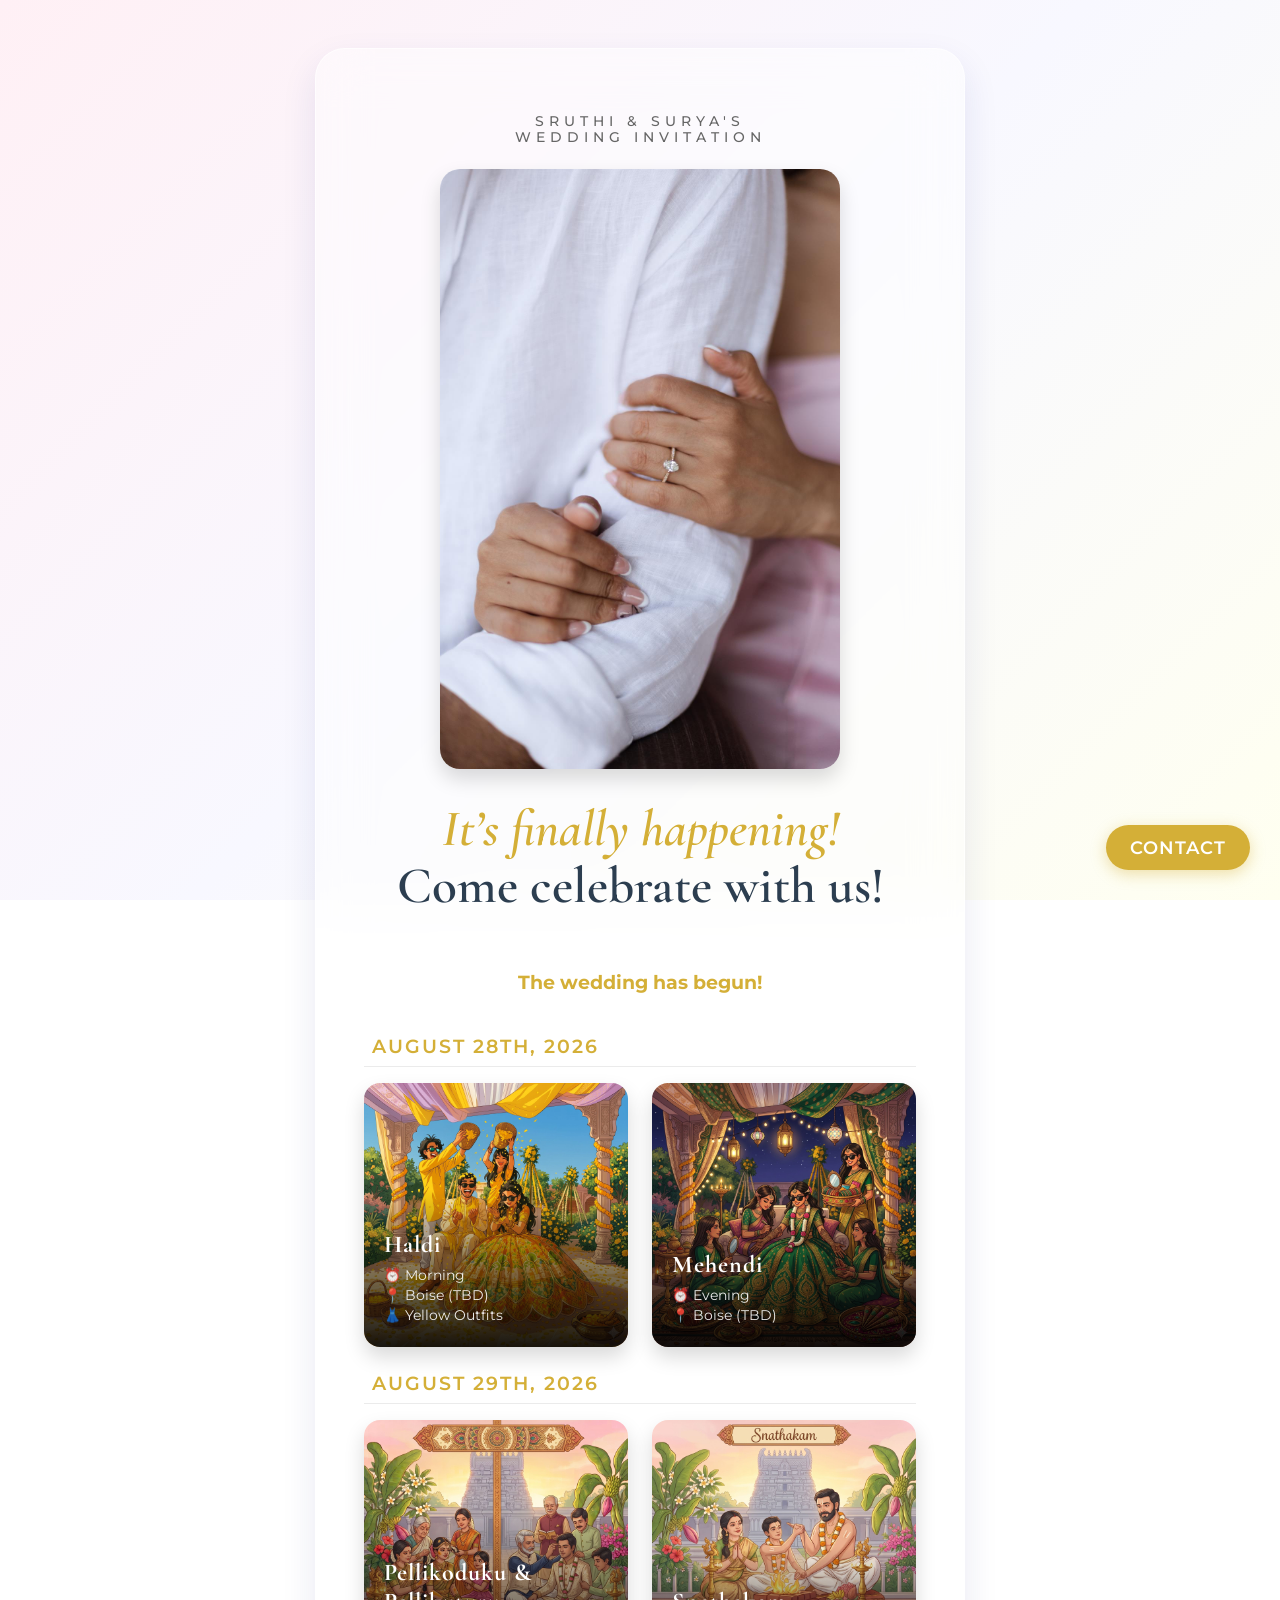
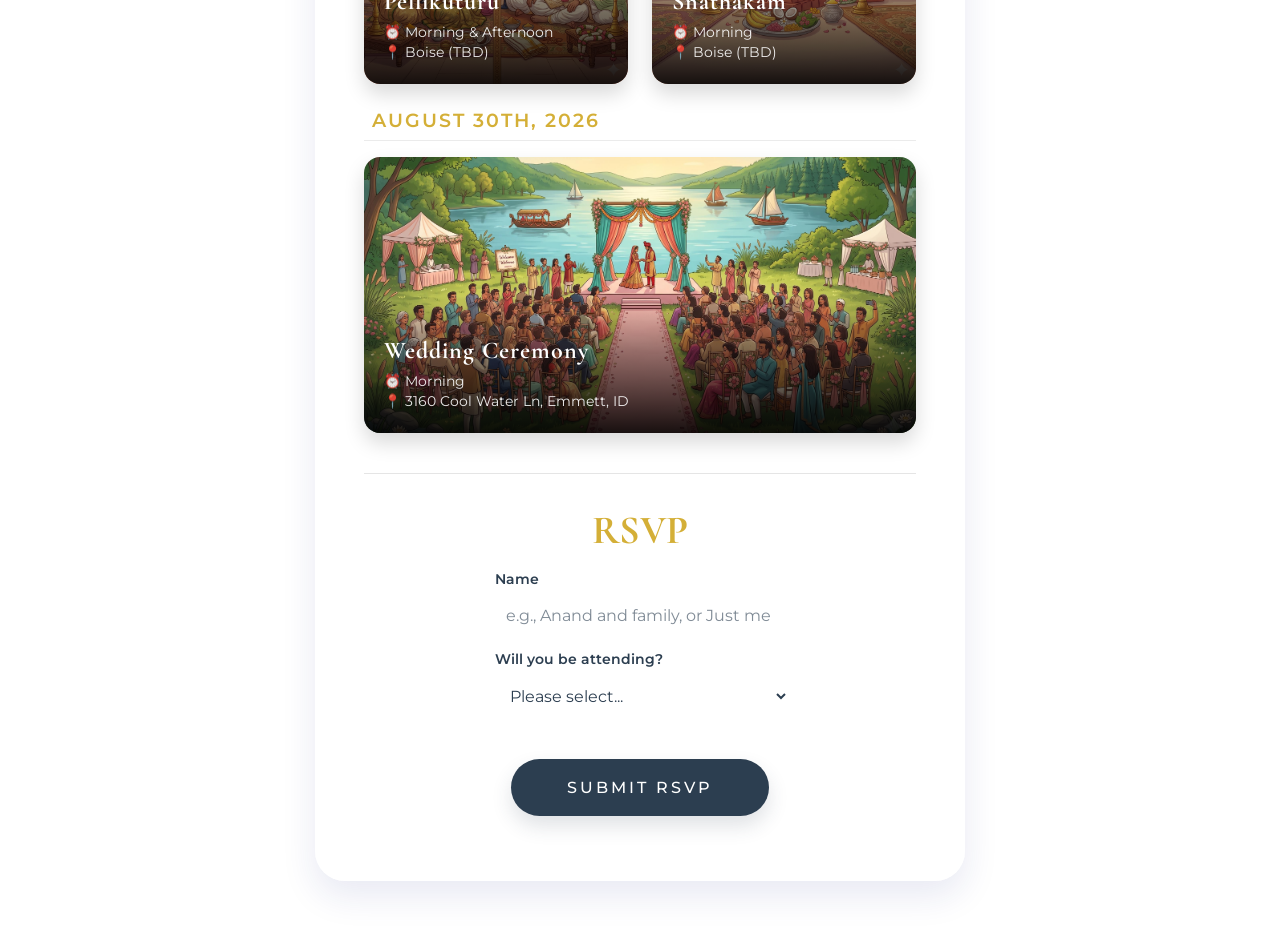
<file: index.html>
<!DOCTYPE html>
<html lang="en">

<head>
    <meta charset="UTF-8">
    <meta name="viewport" content="width=device-width, initial-scale=1.0">
    <title>Sruthi & Surya's Wedding Invitation</title>
    <!-- Typography -->
    <link rel="preconnect" href="https://fonts.googleapis.com">
    <link rel="preconnect" href="https://fonts.gstatic.com" crossorigin>
    <link
        href="https://fonts.googleapis.com/css2?family=Cormorant+Garamond:ital,wght@0,400;0,600;1,400&family=Montserrat:wght@300;400;500&display=swap"
        rel="stylesheet">
    <link rel="stylesheet" href="styles.css">
    <style>
        /* Additional form styles for the RSVP section */
        .rsvp-section {
            margin-top: 2rem;
            padding-top: 2rem;
            border-top: 1px solid rgba(0, 0, 0, 0.1);
        }

        .rsvp-title {
            font-family: var(--font-heading);
            font-size: 2.5rem;
            color: var(--primary-color);
            margin-bottom: 1rem;
        }

        .rsvp-form {
            display: flex;
            flex-direction: column;
            gap: 15px;
            text-align: left;
            align-items: center;
        }

        .form-group {
            display: flex;
            flex-direction: column;
            gap: 12px;
            width: 100%;
            max-width: 300px;
            margin-bottom: 1.5rem;
        }

        .glass-input {
            width: 100%;
            padding: 12px 15px;
            font-size: 1rem;
            font-family: var(--font-body);
            color: var(--text-dark);
            background: rgba(255, 255, 255, 0.6);
            border: 1px solid rgba(255, 255, 255, 0.8);
            border-radius: 10px;
            outline: none;
            transition: all 0.3s ease;
        }

        .glass-input:focus {
            background: rgba(255, 255, 255, 0.9);
            border-color: var(--primary-color);
            box-shadow: 0 0 10px rgba(212, 175, 55, 0.2);
        }

        .glass-input::placeholder {
            color: rgba(44, 62, 80, 0.6);
        }
    </style>
</head>

<body>
    <div class="glass-container">
        <div class="invitation-content">
            <p class="subtitle">Sruthi & Surya's<br>Wedding Invitation</p>

            <div
                style="width: 100%; max-width: 400px; margin: 0 auto 2rem; border-radius: 20px; overflow: hidden; box-shadow: 0 10px 20px rgba(0,0,0,0.15);">
                <img src="mainhero.jpg" alt="Sruthi & Surya Engagement"
                    style="width: 100%; height: auto; display: block; object-fit: cover;">
            </div>

            <h1 class="title"><span>It’s finally happening!</span><br>Come celebrate with us!</h1>



            <!-- Countdown Timer -->
            <div class="countdown-container" id="countdown-timer">
                <div class="countdown-box">
                    <span class="countdown-number" id="cd-days">00</span>
                    <span class="countdown-label">Days</span>
                </div>
                <div class="countdown-box">
                    <span class="countdown-number" id="cd-hours">00</span>
                    <span class="countdown-label">Hours</span>
                </div>
                <div class="countdown-box">
                    <span class="countdown-number" id="cd-minutes">00</span>
                    <span class="countdown-label">Minutes</span>
                </div>
                <div class="countdown-box">
                    <span class="countdown-number" id="cd-seconds">00</span>
                    <span class="countdown-label">Seconds</span>
                </div>
            </div>

            <div class="schedule-container">
                <!-- Day 1: Aug 28th -->
                <div class="event-day-card"
                    style="background: transparent; border: none; box-shadow: none; padding: 0;">
                    <div class="day-title" style="margin-bottom: 0.5rem; text-align: left; padding-left: 0.5rem;">August
                        28th, 2026</div>
                    <div class="events-grid">
                        <div class="event-image-card">
                            <img src="haldi.png" alt="Haldi Ceremony">
                            <div class="event-image-overlay">
                                <div class="event-image-title">Haldi</div>
                                <div class="event-image-detail">⏰ Morning</div>
                                <div class="event-image-detail">📍 Boise (TBD)</div>
                                <div class="event-image-detail">👗 Yellow Outfits</div>
                            </div>
                        </div>

                        <div class="event-image-card">
                            <img src="mehendi.png" alt="Mehendi Ceremony">
                            <div class="event-image-overlay">
                                <div class="event-image-title">Mehendi</div>
                                <div class="event-image-detail">⏰ Evening</div>
                                <div class="event-image-detail">📍 Boise (TBD)</div>
                            </div>
                        </div>
                    </div>
                </div>

                <!-- Day 2: Aug 29th -->
                <div class="event-day-card"
                    style="background: transparent; border: none; box-shadow: none; padding: 0;">
                    <div class="day-title" style="margin-bottom: 0.5rem; text-align: left; padding-left: 0.5rem;">August
                        29th, 2026</div>
                    <div class="events-grid">
                        <div class="event-image-card">
                            <img src="ppreadyfunction.jpeg" alt="Pellikoduku & Pellikuturu Ceremonies">
                            <div class="event-image-overlay">
                                <div class="event-image-title">Pellikoduku & Pellikuturu</div>
                                <div class="event-image-detail">⏰ Morning & Afternoon</div>
                                <div class="event-image-detail">📍 Boise (TBD)</div>
                            </div>
                        </div>

                        <div class="event-image-card">
                            <img src="snathakam.jpeg" alt="Snathakam Ceremony">
                            <div class="event-image-overlay">
                                <div class="event-image-title">Snathakam</div>
                                <div class="event-image-detail">⏰ Morning</div>
                                <div class="event-image-detail">📍 Boise (TBD)</div>
                            </div>
                        </div>
                    </div>
                </div>

                <!-- Day 3: Aug 30th -->
                <div class="event-day-card"
                    style="background: transparent; border: none; box-shadow: none; padding: 0;">
                    <div class="day-title" style="margin-bottom: 0.5rem; text-align: left; padding-left: 0.5rem;">August
                        30th, 2026</div>
                    <div class="events-grid">
                        <div class="event-image-card full-width-card">
                            <img src="marriage.jpeg" alt="Wedding Ceremony">
                            <div class="event-image-overlay">
                                <div class="event-image-title">Wedding Ceremony</div>
                                <div class="event-image-detail">⏰ Morning</div>
                                <div class="event-image-detail">📍 3160 Cool Water Ln, Emmett, ID</div>
                            </div>
                        </div>
                    </div>
                </div>
            </div>

            <div class="rsvp-section">
                <h2 class="rsvp-title">RSVP</h2>

                <form class="rsvp-form" action="https://formspree.io/f/mzblzqdb" method="POST" id="rsvpForm"
                    onsubmit="return validateRSVP(event)">
                    <!-- Redirect post-submit -->
                    <input type="hidden" name="_next"
                        value="https://darshangummadi.github.io/sruthisuryaevite/thank-you.html">

                    <div class="form-group">
                        <div style="text-align: left; width: 100%;">
                            <label for="name"
                                style="font-size: 0.9rem; color: var(--text-dark); font-weight: 600; margin-bottom: 5px; display: block; margin-left: 5px;">Name</label>
                            <input type="text" id="name" name="name" placeholder="e.g., Anand and family, or Just me"
                                class="glass-input" required>
                        </div>

                        <div style="text-align: left; width: 100%;">
                            <label for="attending"
                                style="font-size: 0.9rem; color: var(--text-dark); font-weight: 600; margin-bottom: 5px; display: block; margin-left: 5px;">Will
                                you be attending?</label>
                            <select id="attending" name="attending" class="glass-input" required
                                onchange="toggleMembers()">
                                <option value="" disabled selected>Please select...</option>
                                <option value="Yes">Yes, we wouldn't miss it!</option>
                                <option value="No">No, unfortunately we can't make it.</option>
                            </select>
                        </div>

                        <!-- Hidden by default -->
                        <div id="members-section"
                            style="display: none; text-align: left; width: 100%; margin-top: 15px; flex-direction: column; gap: 15px;">

                            <div>
                                <label for="attend_aug28"
                                    style="font-size: 0.9rem; color: var(--text-dark); font-weight: 600; margin-bottom: 5px; display: block; margin-left: 5px;">Attending
                                    August 28th Events?</label>
                                <select id="attend_aug28" name="attend_aug28" class="glass-input extra-required">
                                    <option value="" disabled selected>Please select...</option>
                                    <option value="Yes">Yes</option>
                                    <option value="No">No</option>
                                </select>
                            </div>

                            <div>
                                <label for="attend_aug29"
                                    style="font-size: 0.9rem; color: var(--text-dark); font-weight: 600; margin-bottom: 5px; display: block; margin-left: 5px;">Attending
                                    August 29th Events?</label>
                                <select id="attend_aug29" name="attend_aug29" class="glass-input extra-required">
                                    <option value="" disabled selected>Please select...</option>
                                    <option value="Yes">Yes</option>
                                    <option value="No">No</option>
                                </select>
                            </div>

                            <div>
                                <label for="attend_aug30"
                                    style="font-size: 0.9rem; color: var(--text-dark); font-weight: 600; margin-bottom: 5px; display: block; margin-left: 5px;">Attending
                                    August 30th Wedding?</label>
                                <select id="attend_aug30" name="attend_aug30" class="glass-input extra-required">
                                    <option value="" disabled selected>Please select...</option>
                                    <option value="Yes">Yes</option>
                                    <option value="No">No</option>
                                </select>
                            </div>

                            <div>
                                <label for="members"
                                    style="font-size: 0.9rem; color: var(--text-dark); font-weight: 600; margin-bottom: 5px; display: block; margin-left: 5px;">How
                                    many members are attending?</label>
                                <select id="members" name="members" class="glass-input extra-required">
                                    <option value="" disabled selected>Please select a number...</option>
                                    <option value="1">1</option>
                                    <option value="2">2</option>
                                    <option value="3">3</option>
                                    <option value="4">4</option>
                                    <option value="5+">5+</option>
                                </select>
                            </div>
                        </div>
                    </div>

                    <button type="submit" class="rsvp-btn">Submit RSVP</button>
                </form>
            </div>
        </div>
    </div>



    <script>
        // Contact Modal Logic
        function toggleContactModal() {
            const modal = document.getElementById('contactModal');
            if (modal.style.display === 'flex') {
                modal.style.display = 'none';
            } else {
                modal.style.display = 'flex';
            }
        }

        // Countdown Logic
        const targetDate = new Date("August 30, 2026 10:49:00").getTime();

        const countdownInterval = setInterval(function () {
            const now = new Date().getTime();
            const distance = targetDate - now;

            if (distance < 0) {
                clearInterval(countdownInterval);
                document.getElementById("countdown-timer").innerHTML = "<div style='font-size: 1.2rem; font-weight: bold; color: var(--primary-color);'>The wedding has begun!</div>";
                return;
            }

            const days = Math.floor(distance / (1000 * 60 * 60 * 24));
            const hours = Math.floor((distance % (1000 * 60 * 60 * 24)) / (1000 * 60 * 60));
            const minutes = Math.floor((distance % (1000 * 60 * 60)) / (1000 * 60));
            const seconds = Math.floor((distance % (1000 * 60)) / 1000);

            document.getElementById("cd-days").innerText = days.toString().padStart(2, '0');
            document.getElementById("cd-hours").innerText = hours.toString().padStart(2, '0');
            document.getElementById("cd-minutes").innerText = minutes.toString().padStart(2, '0');
            document.getElementById("cd-seconds").innerText = seconds.toString().padStart(2, '0');
        }, 1000);

        // Ensure hidden state on load
        document.getElementById('members-section').style.display = 'none';

        function toggleMembers() {
            const attendingSelect = document.getElementById('attending');
            const membersSection = document.getElementById('members-section');
            const extraInputs = document.querySelectorAll('.extra-required');

            if (attendingSelect.value === 'Yes') {
                membersSection.style.display = 'flex';
                extraInputs.forEach(input => input.required = true);
            } else {
                membersSection.style.display = 'none';
                extraInputs.forEach(input => {
                    input.required = false;
                    input.value = ''; // Reset values when hidden
                });
            }
        }

        function validateRSVP(event) {
            const attendingSelect = document.getElementById('attending');

            if (attendingSelect.value === 'Yes') {
                const aug28 = document.getElementById('attend_aug28').value;
                const aug29 = document.getElementById('attend_aug29').value;
                const aug30 = document.getElementById('attend_aug30').value;

                if (aug28 === 'No' && aug29 === 'No' && aug30 === 'No') {
                    alert('HAHA stop being funny. please select "Yes" for at least one of the events!');
                    event.preventDefault();
                    return false;
                }
            }
            return true;
        }
    </script>

    <!-- Contact Floating Action Button -->
    <div class="contact-fab" onclick="toggleContactModal()">
        Contact
    </div>

    <!-- Contact Modal -->
    <div class="contact-modal-overlay" id="contactModal" onclick="toggleContactModal()">
        <div class="contact-modal-content" onclick="event.stopPropagation()">
            <button class="contact-modal-close" onclick="toggleContactModal()">×</button>
            <h3>Contact Info</h3>
            <p style="margin-bottom: 1.5rem; color: var(--text-dark);">For any questions, please feel free to reach out
                to us.</p>
            <div style="text-align: left;">
                <p style="margin: 0.5rem 0; font-size: 1.1rem;"><strong>Suryatej Datla:</strong> <br><a
                        href="tel:+17162471337" style="color: var(--primary-color); text-decoration: none;">+1
                        716-247-1337</a></p>
                <p style="margin: 0.5rem 0; font-size: 1.1rem; margin-top: 1rem;"><strong>Sruthi Pilladi:</strong>
                    <br><a href="tel:+17167481301" style="color: var(--primary-color); text-decoration: none;">+1
                        716-748-1301</a>
                </p>
                <p style="margin: 0.5rem 0; font-size: 1.1rem; margin-top: 1rem;"><strong>Home Address:</strong>
                    <br><span style="color: var(--text-dark);">2212 S Dorothy Ave, Boise, Idaho 83706</span>
                </p>
            </div>
        </div>
    </div>
</body>

</html>
</file>
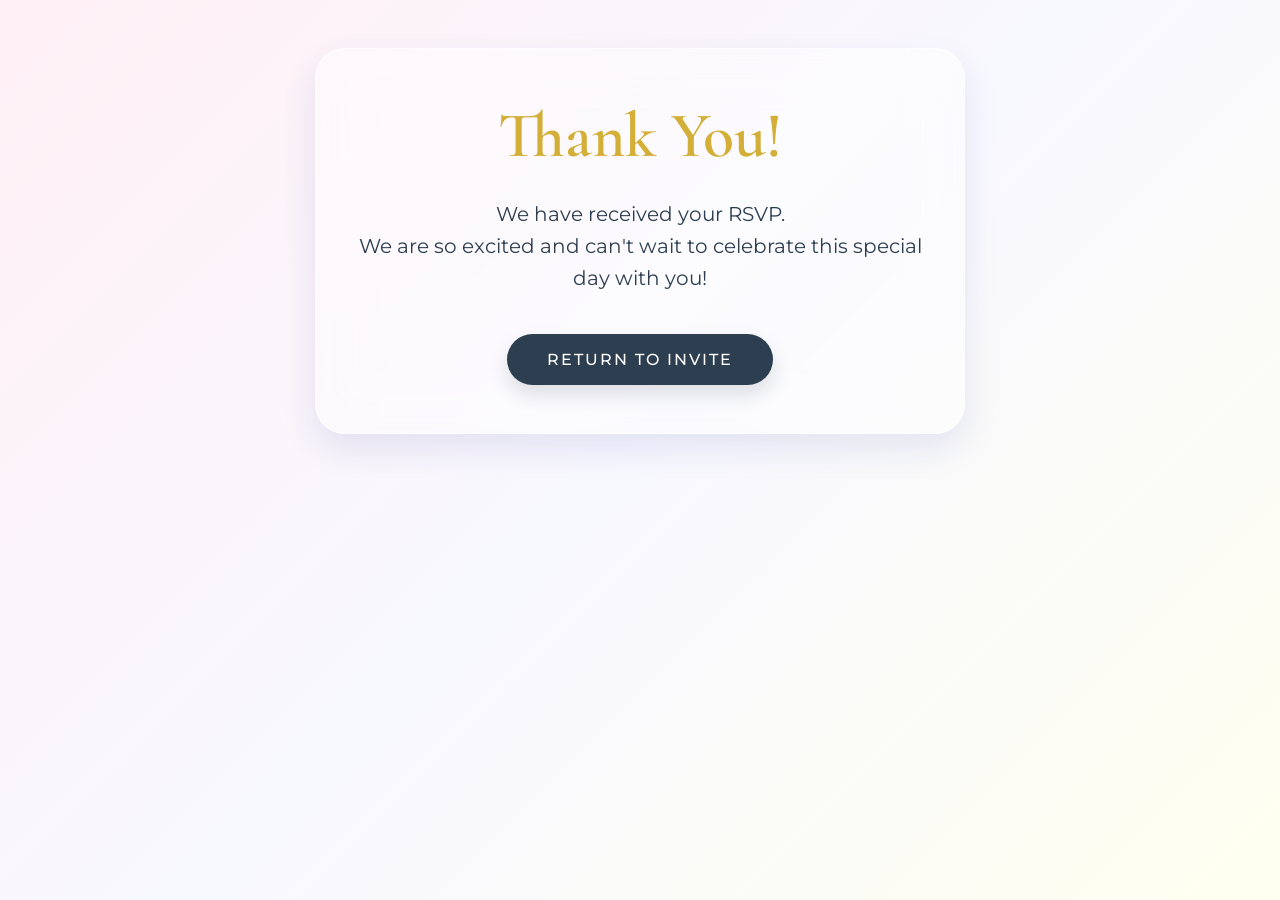
<file: thank-you.html>
<!DOCTYPE html>
<html lang="en">
<head>
    <meta charset="UTF-8">
    <meta name="viewport" content="width=device-width, initial-scale=1.0">
    <title>Thank You! - Sruthi & Surya's E-Invite</title>
    <!-- Typography -->
    <link rel="preconnect" href="https://fonts.googleapis.com">
    <link rel="preconnect" href="https://fonts.gstatic.com" crossorigin>
    <link href="https://fonts.googleapis.com/css2?family=Cormorant+Garamond:ital,wght@0,400;0,600;1,400&family=Montserrat:wght@300;400;500&display=swap" rel="stylesheet">
    <link rel="stylesheet" href="styles.css">
    <style>
        .thank-you-container {
            text-align: center;
            padding: 3rem 2rem;
        }
        .thank-you-title {
            font-family: var(--font-heading);
            font-size: 4rem;
            color: var(--primary-color);
            margin-bottom: 1.5rem;
            font-weight: 600;
        }
        .thank-you-message {
            font-size: 1.25rem;
            line-height: 1.6;
            color: var(--text-dark);
            margin-bottom: 2.5rem;
        }
        .back-btn {
            display: inline-block;
            background: var(--text-dark);
            color: var(--text-light);
            text-decoration: none;
            padding: 1rem 2.5rem;
            font-size: 1rem;
            border-radius: 50px;
            font-family: var(--font-body);
            font-weight: 500;
            text-transform: uppercase;
            letter-spacing: 2px;
            transition: all 0.4s cubic-bezier(0.16, 1, 0.3, 1);
            box-shadow: 0 10px 20px rgba(44, 62, 80, 0.15);
        }
        .back-btn:hover {
            background: var(--primary-color);
            transform: translateY(-4px);
            box-shadow: 0 15px 25px rgba(212, 175, 55, 0.25);
        }
    </style>
</head>
<body>
    <div class="glass-container thank-you-container">
        <h1 class="thank-you-title">Thank You!</h1>
        <p class="thank-you-message">
            We have received your RSVP.<br>
            We are so excited and can't wait to celebrate this special day with you!
        </p>
        <a href="index.html" class="back-btn">Return to Invite</a>
    </div>
    
    <!-- Background dynamic elements -->
    <div class="background-elements">
        <div class="blob blob-1"></div>
        <div class="blob blob-2"></div>
        <div class="blob blob-3"></div>
    </div>
</body>
</html>
</file>
<file: styles.css>
:root {
    --primary-color: #d4af37;
    /* Elegant gold */
    --primary-hover: #c5a028;
    --text-dark: #2c3e50;
    --text-light: #ffffff;
    --bg-color: #f8f9fa;
    --font-heading: 'Cormorant Garamond', serif;
    --font-body: 'Montserrat', sans-serif;
}

* {
    margin: 0;
    padding: 0;
    box-sizing: border-box;
}

body {
    font-family: var(--font-body);
    background: linear-gradient(135deg, #fff0f5 0%, #f8f8ff 50%, #fffff0 100%);
    background-attachment: fixed;
    min-height: 100vh;
    padding: 3rem 0;
    overflow-x: hidden;
    overflow-y: auto;
    position: relative;
    color: var(--text-dark);
}



/* Glassmorphism main container */
.glass-container {
    background: rgba(255, 255, 255, 0.45);
    backdrop-filter: blur(25px);
    -webkit-backdrop-filter: blur(25px);
    border: 1px solid rgba(255, 255, 255, 0.6);
    border-radius: 30px;
    padding: 4rem 3rem;
    width: 90%;
    max-width: 650px;
    margin: 0 auto;
    z-index: 1;
    box-shadow: 0 15px 35px 0 rgba(31, 38, 135, 0.1);
    text-align: center;
    transform: translateY(30px);
    opacity: 0;
    animation: slideUp 1.2s cubic-bezier(0.16, 1, 0.3, 1) forwards;
}

@keyframes slideUp {
    to {
        transform: translateY(0);
        opacity: 1;
    }
}

.subtitle {
    text-transform: uppercase;
    letter-spacing: 5px;
    font-size: 0.85rem;
    color: #666;
    margin-bottom: 1.5rem;
    font-weight: 500;
}

.title {
    font-family: var(--font-heading);
    font-size: 3.2rem;
    font-weight: 600;
    color: var(--text-dark);
    margin-bottom: 3.5rem;
    line-height: 1.1;
}

.title span {
    color: var(--primary-color);
    font-style: italic;
    font-size: 3.2rem;
    display: inline-block;
    margin: 0 12px;
}

.details {
    display: flex;
    flex-direction: column;
    gap: 1.8rem;
    margin-bottom: 3.5rem;
    text-align: left;
    max-width: 350px;
    margin-left: auto;
    margin-right: auto;
}

.detail-item {
    display: flex;
    align-items: flex-start;
    gap: 18px;
    font-size: 1.05rem;
    color: #444;
    line-height: 1.5;
}

.detail-item .icon {
    font-size: 1.6rem;
    margin-top: -2px;
}

.detail-text strong {
    color: var(--text-dark);
    font-weight: 600;
}

/* Hover effect on button */
.rsvp-btn {
    background: var(--text-dark);
    color: var(--text-light);
    border: none;
    padding: 1.2rem 3.5rem;
    font-size: 1rem;
    border-radius: 50px;
    cursor: pointer;
    font-family: var(--font-body);
    font-weight: 500;
    text-transform: uppercase;
    letter-spacing: 3px;
    transition: all 0.4s cubic-bezier(0.16, 1, 0.3, 1);
    box-shadow: 0 10px 20px rgba(44, 62, 80, 0.15);
}

.rsvp-btn:hover {
    background: var(--primary-color);
    transform: translateY(-4px);
    box-shadow: 0 15px 25px rgba(212, 175, 55, 0.25);
}

.rsvp-btn:active {
    transform: translateY(-1px);
    box-shadow: 0 5px 15px rgba(212, 175, 55, 0.2);
}

/* Responsiveness */
@media (max-width: 600px) {
    .glass-container {
        padding: 3rem 1.5rem;
    }

    .title {
        font-size: 2.2rem;
    }

    .title span {
        font-size: 2.2rem;
    }

    .details {
        margin-bottom: 2.5rem;
    }
}

/* Multi-day schedule styles */
.schedule-container {
    display: flex;
    flex-direction: column;
    gap: 1.5rem;
    margin-bottom: 2.5rem;
}

.event-day-card {
    background: rgba(255, 255, 255, 0.45);
    border: 1px solid rgba(255, 255, 255, 0.7);
    border-radius: 16px;
    padding: 1.5rem;
    box-shadow: inset 0 0 10px rgba(255, 255, 255, 0.6), 0 4px 15px rgba(0, 0, 0, 0.05);
    text-align: left;
}

.day-title {
    color: var(--primary-color);
    font-size: 1.2rem;
    font-weight: 600;
    text-transform: uppercase;
    letter-spacing: 2px;
    margin-bottom: 1.2rem;
    border-bottom: 1px solid rgba(0, 0, 0, 0.08);
    padding-bottom: 0.5rem;
}

.event-item {
    display: flex;
    flex-direction: column;
    margin-bottom: 1rem;
    padding-bottom: 1rem;
    border-bottom: 1px dashed rgba(0, 0, 0, 0.1);
}

.event-item:last-child {
    margin-bottom: 0;
    padding-bottom: 0;
    border-bottom: none;
}

.event-name {
    font-size: 1.15rem;
    font-weight: 600;
    color: var(--text-dark);
    margin-bottom: 6px;
}

.event-details {
    display: flex;
    flex-wrap: wrap;
    gap: 10px;
    font-size: 0.9rem;
    color: #444;
}

.event-detail-pill {
    display: flex;
    align-items: center;
    gap: 5px;
    background: rgba(255, 255, 255, 0.5);
    padding: 4px 12px;
    border-radius: 20px;
    font-weight: 500;
    box-shadow: 0 2px 5px rgba(0,0,0,0.02);
}

/* Image Card Layout */
.events-grid {
    display: grid;
    grid-template-columns: 1fr 1fr;
    gap: 1.5rem;
    margin-top: 1rem;
}

@media (max-width: 600px) {
    .events-grid {
        grid-template-columns: 1fr;
    }
}

.event-image-card {
    position: relative;
    border-radius: 16px;
    overflow: hidden;
    aspect-ratio: 1 / 1;
    display: flex;
    flex-direction: column;
    justify-content: flex-end;
    text-align: left;
    box-shadow: 0 10px 20px rgba(0, 0, 0, 0.15);
}

.event-image-card img {
    position: absolute;
    top: 0;
    left: 0;
    width: 100%;
    height: 100%;
    object-fit: cover;
    z-index: 0;
}

.event-image-overlay {
    position: relative;
    z-index: 1;
    background: linear-gradient(to top, rgba(0, 0, 0, 0.9) 0%, rgba(0, 0, 0, 0.4) 60%, rgba(0, 0, 0, 0) 100%);
    padding: 2.5rem 1.25rem 1.25rem 1.25rem;
    color: white;
}

.event-image-title {
    font-size: 1.5rem;
    font-weight: 700;
    margin-bottom: 8px;
    font-family: var(--font-heading);
    letter-spacing: 1px;
}

.event-image-detail {
    font-size: 0.85rem;
    margin-bottom: 4px;
    display: flex;
    align-items: center;
    gap: 6px;
    opacity: 0.9;
}

.full-width-card {
    grid-column: 1 / -1;
    aspect-ratio: 2 / 1;
}

@media (max-width: 600px) {
    .full-width-card {
        aspect-ratio: 4 / 3;
    }
}

/* Countdown Timer Styles */
.countdown-container {
    display: flex;
    justify-content: center;
    gap: 15px;
    margin-bottom: 2.5rem;
}

.countdown-box {
    background: rgba(255, 255, 255, 0.6);
    border: 1px solid rgba(255, 255, 255, 0.8);
    border-radius: 12px;
    padding: 10px 15px;
    box-shadow: 0 4px 10px rgba(0, 0, 0, 0.05);
    display: flex;
    flex-direction: column;
    align-items: center;
    min-width: 65px;
}

.countdown-number {
    font-size: 1.8rem;
    font-weight: 700;
    font-family: var(--font-heading);
    color: var(--primary-color);
    line-height: 1.2;
}

.countdown-label {
    font-size: 0.75rem;
    font-weight: 600;
    text-transform: uppercase;
    letter-spacing: 1px;
    color: var(--text-dark);
    opacity: 0.8;
}

@media (max-width: 400px) {
    .countdown-container {
        gap: 8px;
    }
    .countdown-box {
        padding: 8px 10px;
        min-width: 55px;
    }
    .countdown-number {
        font-size: 1.4rem;
    }
    .countdown-label {
        font-size: 0.65rem;
    }
}

/* Contact FAB and Modal */
.contact-fab {
    position: fixed;
    bottom: 30px;
    right: 30px;
    padding: 12px 24px;
    background: var(--primary-color);
    color: white;
    border-radius: 30px;
    display: flex;
    justify-content: center;
    align-items: center;
    font-size: 1.1rem;
    font-weight: 600;
    text-transform: uppercase;
    letter-spacing: 1px;
    box-shadow: 0 4px 15px rgba(212, 175, 55, 0.4);
    cursor: pointer;
    z-index: 100;
    transition: transform 0.3s ease;
}

.contact-fab:hover {
    transform: scale(1.1);
}

.contact-modal-overlay {
    position: fixed;
    top: 0;
    left: 0;
    width: 100vw;
    height: 100vh;
    background: rgba(0, 0, 0, 0.5);
    backdrop-filter: blur(5px);
    -webkit-backdrop-filter: blur(5px);
    z-index: 1000;
    display: none;
    justify-content: center;
    align-items: center;
}

.contact-modal-content {
    background: rgba(255, 255, 255, 0.95);
    padding: 2.5rem;
    border-radius: 20px;
    max-width: 90%;
    width: 400px;
    position: relative;
    box-shadow: 0 20px 40px rgba(0,0,0,0.2);
    text-align: center;
}

.contact-modal-content h3 {
    margin-top: 0;
    color: var(--primary-color);
    font-family: var(--font-heading);
    font-size: 1.8rem;
    margin-bottom: 1rem;
}

.contact-modal-close {
    position: absolute;
    top: 15px;
    right: 20px;
    background: none;
    border: none;
    font-size: 2.5rem;
    color: var(--text-dark);
    cursor: pointer;
    opacity: 0.6;
    line-height: 1;
}

.contact-modal-close:hover {
    opacity: 1;
}
</file>
